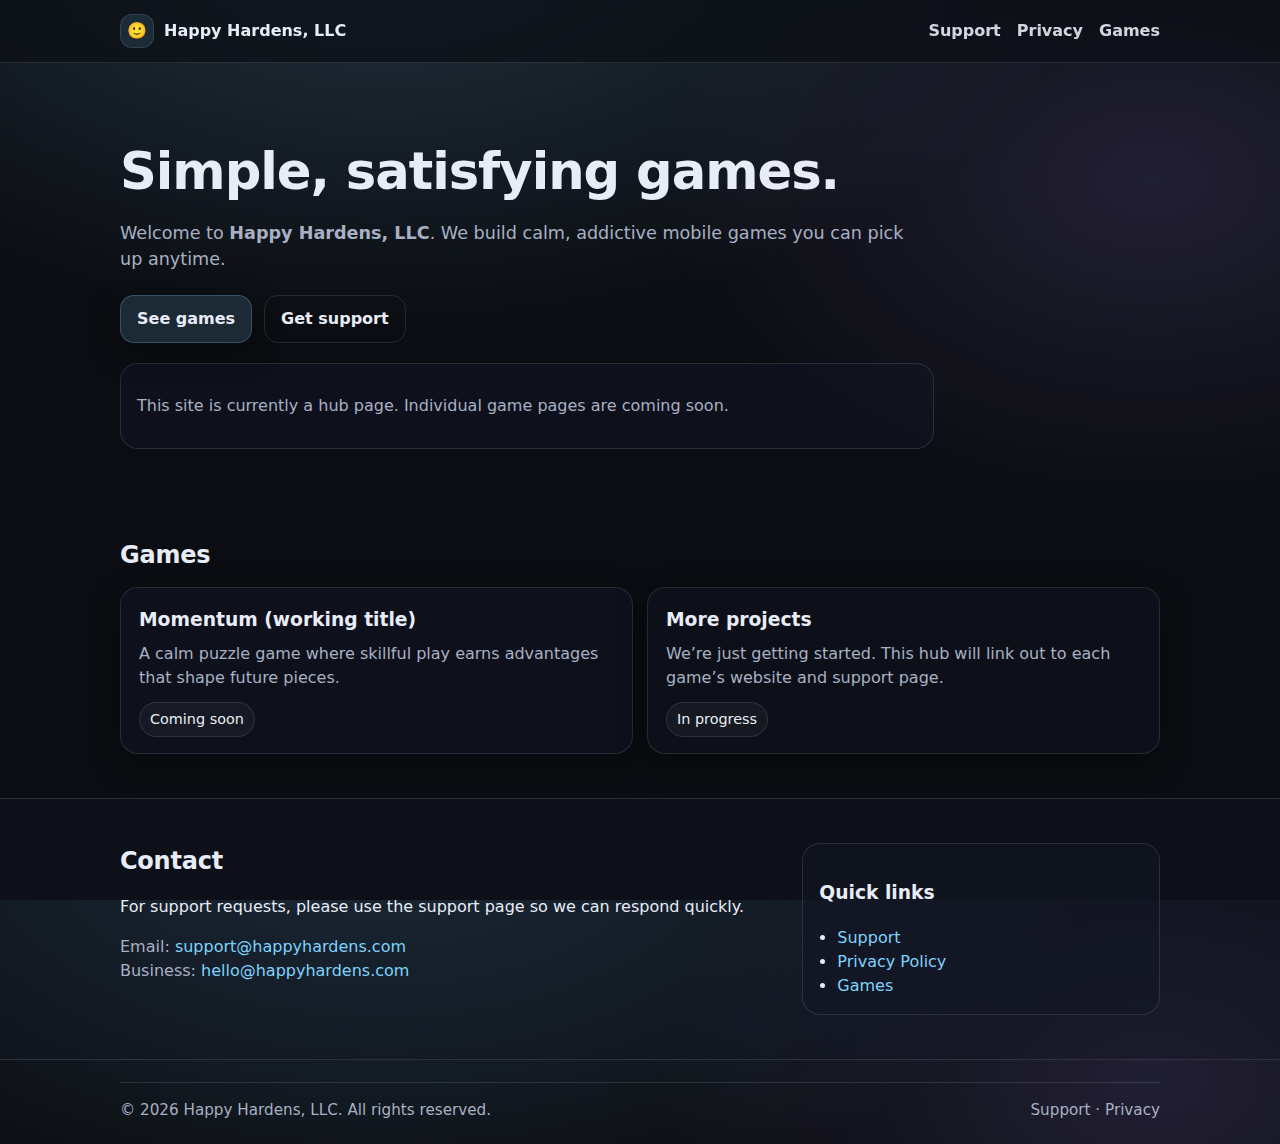
<file: index.html>
<!doctype html>
<html lang="en">
  <head>
    <meta charset="utf-8" />
    <meta name="viewport" content="width=device-width,initial-scale=1" />
    <meta name="description" content="Happy Hardens, LLC — creating simple, joyful mobile games." />
    <title>Happy Hardens, LLC</title>
    <link rel="stylesheet" href="assets/styles.css" />
  </head>
  <body>
    <header class="header">
      <div class="container">
        <a class="brand" href="/">
          <span class="brand__mark" aria-hidden="true">🙂</span>
          <span class="brand__name">Happy Hardens, LLC</span>
        </a>

        <nav class="nav" aria-label="Primary">
          <a href="/support.html">Support</a>
          <a href="/privacy.html">Privacy</a>
          <a href="#games">Games</a>
        </nav>
      </div>
    </header>

    <main>
      <section class="hero">
        <div class="container">
          <h1>Simple, satisfying games.</h1>
          <p class="subtitle">
            Welcome to <strong>Happy Hardens, LLC</strong>. We build calm, addictive mobile games you can pick up anytime.
          </p>

          <div class="cta-row">
            <a class="btn" href="#games">See games</a>
            <a class="btn btn--ghost" href="/support.html">Get support</a>
          </div>

          <div class="note">
            <p>
              This site is currently a hub page. Individual game pages are coming soon.
            </p>
          </div>
        </div>
      </section>

      <section id="games" class="section">
        <div class="container">
          <h2>Games</h2>

          <div class="cards">
            <article class="card">
              <h3>Momentum (working title)</h3>
              <p>
                A calm puzzle game where skillful play earns advantages that shape future pieces.
              </p>
              <div class="card__meta">
                <span class="tag">Coming soon</span>
              </div>
            </article>

            <article class="card card--muted">
              <h3>More projects</h3>
              <p>
                We’re just getting started. This hub will link out to each game’s website and support page.
              </p>
              <div class="card__meta">
                <span class="tag">In progress</span>
              </div>
            </article>
          </div>
        </div>
      </section>

      <section class="section section--alt">
        <div class="container split">
          <div>
            <h2>Contact</h2>
            <p>
              For support requests, please use the support page so we can respond quickly.
            </p>
            <p class="small">
              Email: <a href="mailto:support@happyhardens.com">support@happyhardens.com</a>
              <br />
              Business: <a href="mailto:hello@happyhardens.com">hello@happyhardens.com</a>
            </p>
          </div>

          <div class="panel">
            <h3>Quick links</h3>
            <ul class="list">
              <li><a href="/support.html">Support</a></li>
              <li><a href="/privacy.html">Privacy Policy</a></li>
              <li><a href="#games">Games</a></li>
            </ul>
          </div>
        </div>
      </section>
    </main>

    <footer class="footer">
      <div class="container footer__inner">
        <div>© <span id="year"></span> Happy Hardens, LLC. All rights reserved.</div>
        <div class="footer__links">
          <a href="/support.html">Support</a>
          <span aria-hidden="true">·</span>
          <a href="/privacy.html">Privacy</a>
        </div>
      </div>
    </footer>

    <script>
      document.getElementById("year").textContent = new Date().getFullYear();
    </script>
  </body>
</html>
</file>
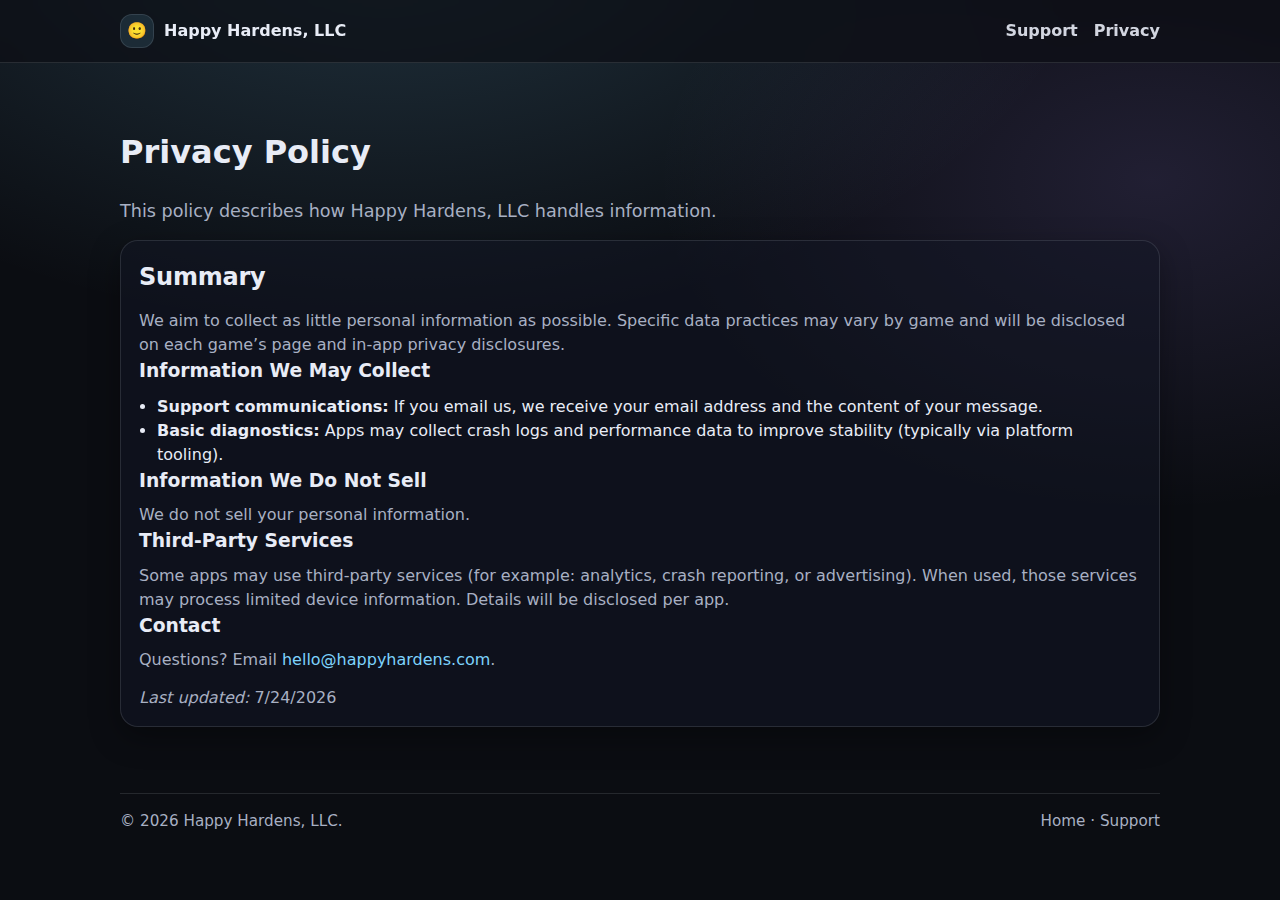
<file: privacy.html>
<!doctype html>
<html lang="en">
  <head>
    <meta charset="utf-8" />
    <meta name="viewport" content="width=device-width,initial-scale=1" />
    <title>Privacy Policy — Happy Hardens, LLC</title>
    <link rel="stylesheet" href="assets/styles.css" />
  </head>
  <body>
    <header class="header">
      <div class="container">
        <a class="brand" href="/">
          <span class="brand__mark" aria-hidden="true">🙂</span>
          <span class="brand__name">Happy Hardens, LLC</span>
        </a>
        <nav class="nav" aria-label="Primary">
          <a href="/support.html">Support</a>
          <a href="/privacy.html">Privacy</a>
          <!-- <a href="/#games">Games</a> -->
        </nav>
      </div>
    </header>

    <main class="section">
      <div class="container">
        <h1>Privacy Policy</h1>
        <p class="subtitle">
          This policy describes how Happy Hardens, LLC handles information.
        </p>

        <article class="card" style="margin-top:16px;">
          <h2 style="margin-top:0;">Summary</h2>
          <p class="small">
            We aim to collect as little personal information as possible. Specific data practices may vary by game and will be disclosed on each game’s page and in-app privacy disclosures.
          </p>

          <h3>Information We May Collect</h3>
          <ul class="list">
            <li><strong>Support communications:</strong> If you email us, we receive your email address and the content of your message.</li>
            <li><strong>Basic diagnostics:</strong> Apps may collect crash logs and performance data to improve stability (typically via platform tooling).</li>
          </ul>

          <h3>Information We Do Not Sell</h3>
          <p class="small">
            We do not sell your personal information.
          </p>

          <h3>Third-Party Services</h3>
          <p class="small">
            Some apps may use third-party services (for example: analytics, crash reporting, or advertising). When used, those services may process limited device information. Details will be disclosed per app.
          </p>

          <h3>Contact</h3>
          <p class="small">
            Questions? Email <a href="mailto:hello@happyhardens.com">hello@happyhardens.com</a>.
          </p>

          <p class="small" style="margin-top:14px;">
            <em>Last updated:</em> <span id="updated"></span>
          </p>
        </article>
      </div>
    </main>

    <footer class="footer">
      <div class="container footer__inner">
        <div>© <span id="year"></span> Happy Hardens, LLC.</div>
        <div class="footer__links">
          <a href="/">Home</a>
          <span aria-hidden="true">·</span>
          <a href="/support.html">Support</a>
        </div>
      </div>
    </footer>

    <script>
      document.getElementById("year").textContent = new Date().getFullYear();
      document.getElementById("updated").textContent = new Date().toLocaleDateString();
    </script>
  </body>
</html>
</file>
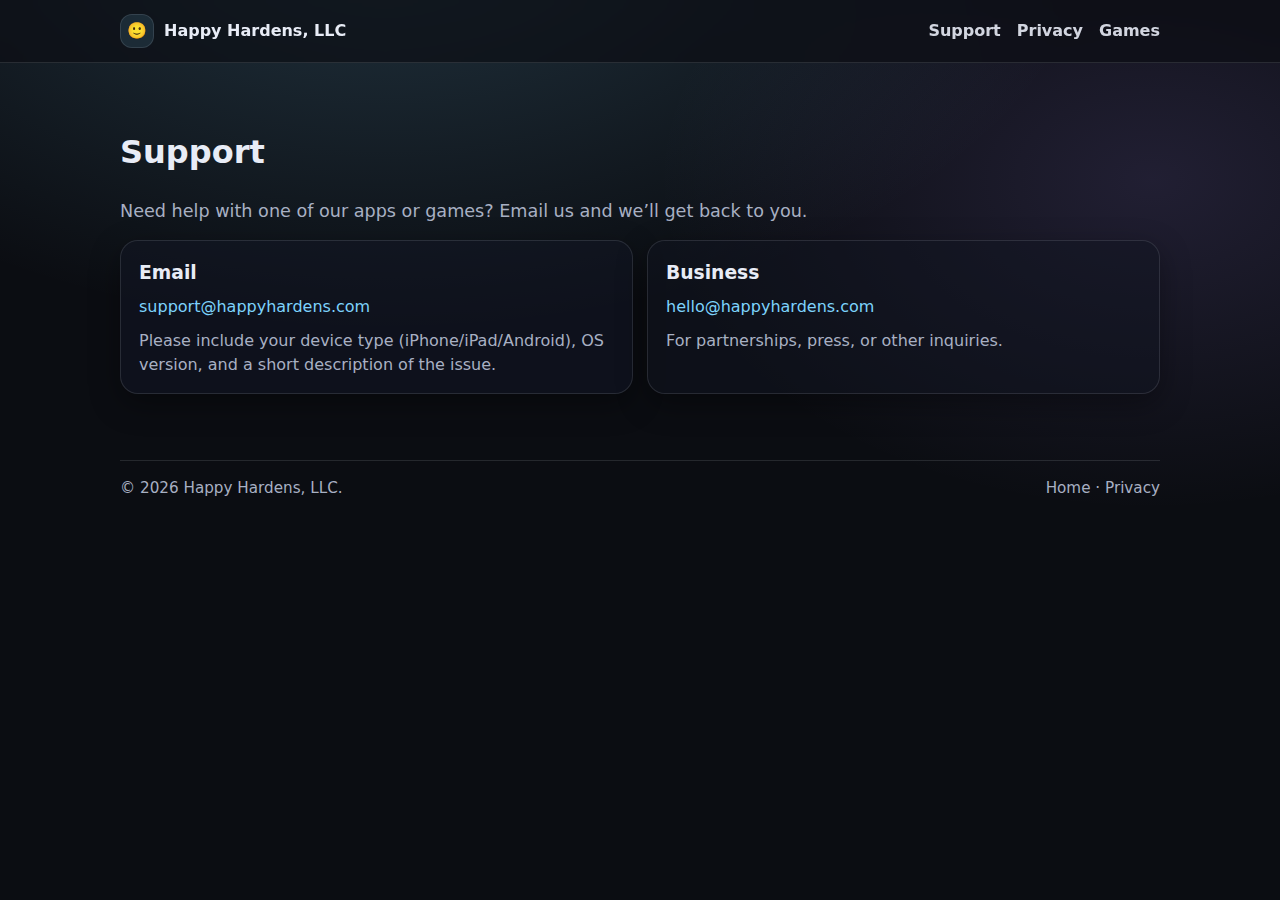
<file: support.html>
<!doctype html>
<html lang="en">
  <head>
    <meta charset="utf-8" />
    <meta name="viewport" content="width=device-width,initial-scale=1" />
    <title>Support — Happy Hardens, LLC</title>
    <link rel="stylesheet" href="assets/styles.css" />
  </head>
  <body>
    <header class="header">
      <div class="container">
        <a class="brand" href="/">
          <span class="brand__mark" aria-hidden="true">🙂</span>
          <span class="brand__name">Happy Hardens, LLC</span>
        </a>
        <nav class="nav" aria-label="Primary">
          <a href="/support.html">Support</a>
          <a href="/privacy.html">Privacy</a>
          <a href="/#games">Games</a>
        </nav>
      </div>
    </header>

    <main class="section">
      <div class="container">
        <h1>Support</h1>
        <p class="subtitle">
          Need help with one of our apps or games? Email us and we’ll get back to you.
        </p>

        <div class="cards" style="margin-top:16px;">
          <article class="card">
            <h3>Email</h3>
            <p>
              <a href="mailto:support@happyhardens.com">support@happyhardens.com</a>
            </p>
            <p class="small" style="margin-top:10px;">
              Please include your device type (iPhone/iPad/Android), OS version, and a short description of the issue.
            </p>
          </article>

          <article class="card card--muted">
            <h3>Business</h3>
            <p>
              <a href="mailto:hello@happyhardens.com">hello@happyhardens.com</a>
            </p>
            <p class="small" style="margin-top:10px;">
              For partnerships, press, or other inquiries.
            </p>
          </article>
        </div>
      </div>
    </main>

    <footer class="footer">
      <div class="container footer__inner">
        <div>© <span id="year"></span> Happy Hardens, LLC.</div>
        <div class="footer__links">
          <a href="/">Home</a>
          <span aria-hidden="true">·</span>
          <a href="/privacy.html">Privacy</a>
        </div>
      </div>
    </footer>

    <script>
      document.getElementById("year").textContent = new Date().getFullYear();
    </script>
  </body>
</html>
</file>
<file: assets/styles.css>
:root {
    --bg: #0b0d12;
    --panel: #121624;
    --panel2: #0f1320;
    --text: #e8ecf6;
    --muted: #a8b0c3;
    --brand: #7dd3fc;
    --line: rgba(232, 236, 246, 0.12);
    --shadow: 0 10px 30px rgba(0,0,0,0.35);
    --radius: 18px;
  }
  
  * { box-sizing: border-box; }
  html, body { height: 100%; }
  body {
    margin: 0;
    font-family: ui-sans-serif, system-ui, -apple-system, Segoe UI, Roboto, Helvetica, Arial, "Apple Color Emoji","Segoe UI Emoji";
    background: radial-gradient(1200px 700px at 30% -10%, rgba(125, 211, 252, 0.20), transparent 60%),
                radial-gradient(900px 600px at 90% 20%, rgba(167, 139, 250, 0.14), transparent 55%),
                var(--bg);
    color: var(--text);
    line-height: 1.5;
  }
  
  a { color: var(--brand); text-decoration: none; }
  a:hover { text-decoration: underline; }
  
  .container {
    width: min(1040px, calc(100% - 40px));
    margin: 0 auto;
  }
  
  .header {
    position: sticky;
    top: 0;
    backdrop-filter: blur(10px);
    background: rgba(11, 13, 18, 0.65);
    border-bottom: 1px solid var(--line);
    z-index: 10;
  }
  
  .header .container {
    display: flex;
    align-items: center;
    justify-content: space-between;
    padding: 14px 0;
  }
  
  .brand {
    display: inline-flex;
    align-items: center;
    gap: 10px;
    font-weight: 700;
    color: var(--text);
  }
  .brand__mark {
    width: 34px;
    height: 34px;
    display: grid;
    place-items: center;
    border-radius: 12px;
    background: rgba(125, 211, 252, 0.12);
    border: 1px solid var(--line);
  }
  
  .nav {
    display: flex;
    gap: 16px;
    font-weight: 600;
  }
  .nav a { color: var(--text); opacity: 0.9; }
  .nav a:hover { opacity: 1; }
  
  .hero {
    padding: 70px 0 44px;
  }
  .hero h1 {
    font-size: clamp(32px, 4vw, 54px);
    letter-spacing: -0.02em;
    margin: 0 0 10px;
  }
  .subtitle {
    margin: 0;
    max-width: 70ch;
    color: var(--muted);
    font-size: 1.1rem;
  }
  
  .cta-row {
    display: flex;
    gap: 12px;
    margin-top: 22px;
    flex-wrap: wrap;
  }
  
  .btn {
    display: inline-flex;
    align-items: center;
    justify-content: center;
    padding: 11px 16px;
    border-radius: 14px;
    background: rgba(125, 211, 252, 0.15);
    border: 1px solid rgba(125, 211, 252, 0.25);
    color: var(--text);
    font-weight: 700;
    box-shadow: var(--shadow);
  }
  .btn:hover { text-decoration: none; filter: brightness(1.06); }
  .btn--ghost {
    background: transparent;
    border: 1px solid var(--line);
    box-shadow: none;
  }
  
  .note {
    margin-top: 20px;
    padding: 14px 16px;
    border-radius: var(--radius);
    border: 1px solid var(--line);
    background: rgba(18, 22, 36, 0.55);
    max-width: 80ch;
    color: var(--muted);
  }
  
  .section {
    padding: 44px 0;
  }
  .section--alt {
    background: rgba(18, 22, 36, 0.35);
    border-top: 1px solid var(--line);
    border-bottom: 1px solid var(--line);
  }
  
  h2 {
    margin: 0 0 14px;
    letter-spacing: -0.01em;
  }
  .cards {
    display: grid;
    grid-template-columns: repeat(2, minmax(0, 1fr));
    gap: 14px;
  }
  @media (max-width: 780px) {
    .cards { grid-template-columns: 1fr; }
  }
  
  .card {
    border-radius: var(--radius);
    padding: 18px 18px 16px;
    border: 1px solid var(--line);
    background: rgba(18, 22, 36, 0.55);
    box-shadow: var(--shadow);
  }
  .card--muted { background: rgba(15, 19, 32, 0.5); }
  .card h3 { margin: 0 0 8px; }
  .card p { margin: 0; color: var(--muted); }
  .card__meta { margin-top: 12px; }
  
  .tag {
    display: inline-flex;
    padding: 6px 10px;
    border-radius: 999px;
    border: 1px solid var(--line);
    color: var(--text);
    background: rgba(255,255,255,0.04);
    font-size: 0.9rem;
  }
  
  .split {
    display: grid;
    grid-template-columns: 1.3fr 0.7fr;
    gap: 18px;
    align-items: start;
  }
  @media (max-width: 900px) {
    .split { grid-template-columns: 1fr; }
  }
  
  .panel {
    border-radius: var(--radius);
    border: 1px solid var(--line);
    background: rgba(18, 22, 36, 0.55);
    padding: 16px;
  }
  
  .list { margin: 10px 0 0; padding-left: 18px; }
  .small { color: var(--muted); }
  
  .footer {
    padding: 22px 0;
  }
  .footer__inner {
    display: flex;
    justify-content: space-between;
    align-items: center;
    gap: 12px;
    border-top: 1px solid var(--line);
    padding-top: 16px;
    color: var(--muted);
    font-size: 0.95rem;
  }
  .footer__links a { color: var(--muted); }
  .footer__links a:hover { color: var(--text); text-decoration: none; }

  .brand__logo {
    height: 34px;
    width: auto;
    display: block;
  }
  
  .hero--center {
    text-align: center;
    padding: 80px 0 60px;
  }
  
  .hero__logo {
    height: 120px;
    width: auto;
    margin-bottom: 24px;
  }
  
  .coming-soon {
    margin: 32px auto 0;
    padding: 20px;
    max-width: 720px;
    border-radius: var(--radius);
    border: 1px solid var(--line);
    background: rgba(18, 22, 36, 0.55);
  }
  
  .coming-soon h2 {
    margin-top: 0;
  }
</file>
